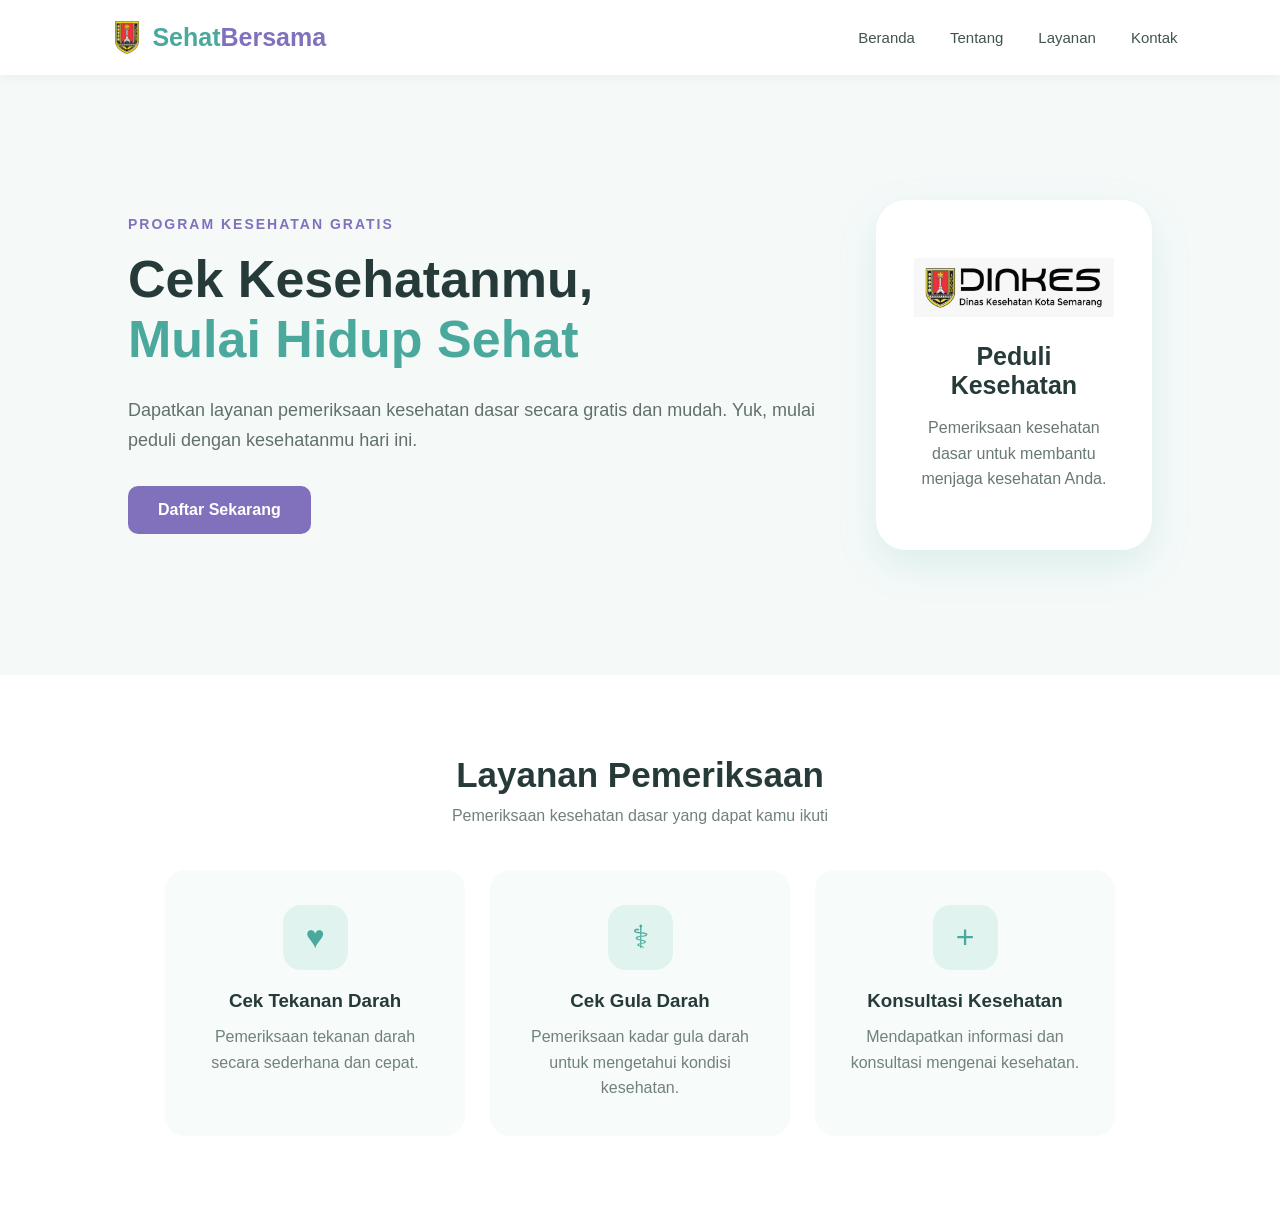
<file: cek_kesehatan/index.html>
<!DOCTYPE html>
<html lang="id">
<head>
    <meta charset="UTF-8">
    <meta name="viewport" content="width=device-width, initial-scale=1.0">
    <title>Cek Kesehatan Gratis</title>
    <link rel="stylesheet" href="style.css">
</head>

<body>

    <!-- Navbar -->
    <nav class="navbar">
        <div class="logo">
            <img src="./image/logo-semarang.png" alt="Logo" class="nav-logo">
            Sehat<span>Bersama</span>
        </div>

        <div class="menu">
        <a href="index.html">Beranda</a>
        <a href="tentang.html">Tentang</a>
        <a href="layanan.html">Layanan</a>
        <a href="kontak.html">Kontak</a>
        </div>
    </nav>


    <!-- Hero Section -->
    <section class="hero">

        <div class="hero-text">
            <p class="small-title">PROGRAM KESEHATAN GRATIS</p>

            <h1>
                Cek Kesehatanmu,<br>
                <span>Mulai Hidup Sehat</span>
            </h1>

            <p class="description">
                Dapatkan layanan pemeriksaan kesehatan dasar
                secara gratis dan mudah. Yuk, mulai peduli
                dengan kesehatanmu hari ini.
            </p>

            <a href="daftar.html" class="btn-daftar">
                Daftar Sekarang
            </a>
        </div>


        <div class="hero-card">

            <div class="health-icon">
                <img src="./image/logo-dinkes.jpg" alt="Logo Dinkes Kota Semarang">
            </div>

            <h2>Peduli Kesehatan</h2>

            <p>
                Pemeriksaan kesehatan dasar
                untuk membantu menjaga kesehatan Anda.
            </p>

        </div>

    </section>


    <!-- Layanan -->
    <section class="layanan">

        <h2>Layanan Pemeriksaan</h2>

        <p class="layanan-subtitle">
            Pemeriksaan kesehatan dasar yang dapat kamu ikuti
        </p>

        <div class="layanan-container">

            <div class="layanan-card">
                <div class="icon">♥</div>
                <h3>Cek Tekanan Darah</h3>
                <p>
                    Pemeriksaan tekanan darah
                    secara sederhana dan cepat.
                </p>
            </div>

            <div class="layanan-card">
                <div class="icon">⚕</div>
                <h3>Cek Gula Darah</h3>
                <p>
                    Pemeriksaan kadar gula darah
                    untuk mengetahui kondisi kesehatan.
                </p>
            </div>

            <div class="layanan-card">
                <div class="icon">+</div>
                <h3>Konsultasi Kesehatan</h3>
                <p>
                    Mendapatkan informasi dan
                    konsultasi mengenai kesehatan.
                </p>
            </div>

        </div>

    </section>

</body>
</html>
</file>
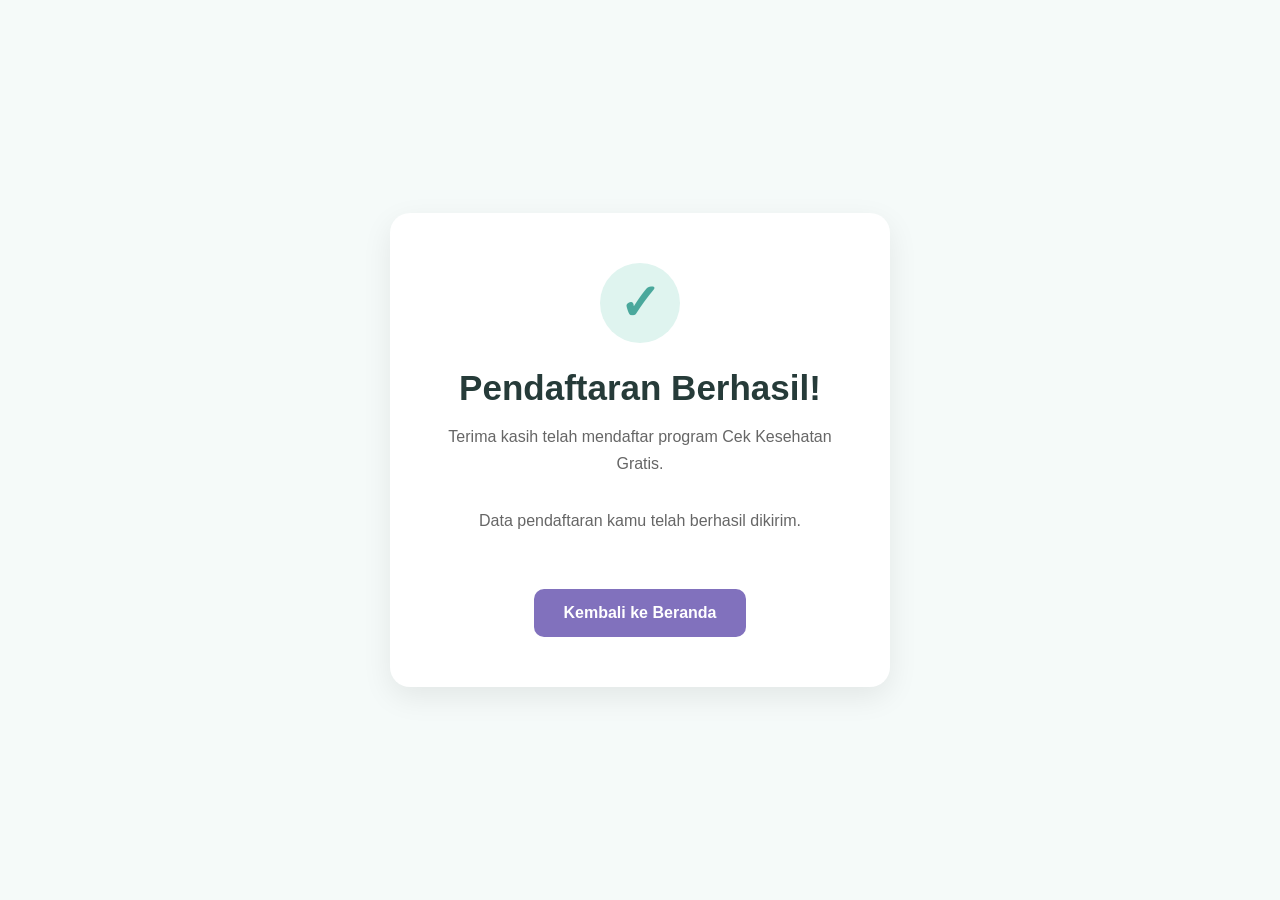
<file: cek_kesehatan/berhasil.html>
<!DOCTYPE html>
<html lang="id">
<head>
    <meta charset="UTF-8">
    <meta name="viewport" content="width=device-width, initial-scale=1.0">
    <title>Pendaftaran Berhasil - SehatBersama</title>
    <link rel="stylesheet" href="style.css">
</head>

<body>

    <section class="success-section">

        <div class="success-card">

            <div class="success-icon">
                ✓
            </div>

            <h1>Pendaftaran Berhasil!</h1>

            <p>
                Terima kasih telah mendaftar program
                Cek Kesehatan Gratis.
            </p>

            <p>
                Data pendaftaran kamu telah berhasil dikirim.
            </p>

            <a href="index.html" class="btn-daftar">
                Kembali ke Beranda
            </a>

        </div>

    </section>

</body>
</html>
</file>
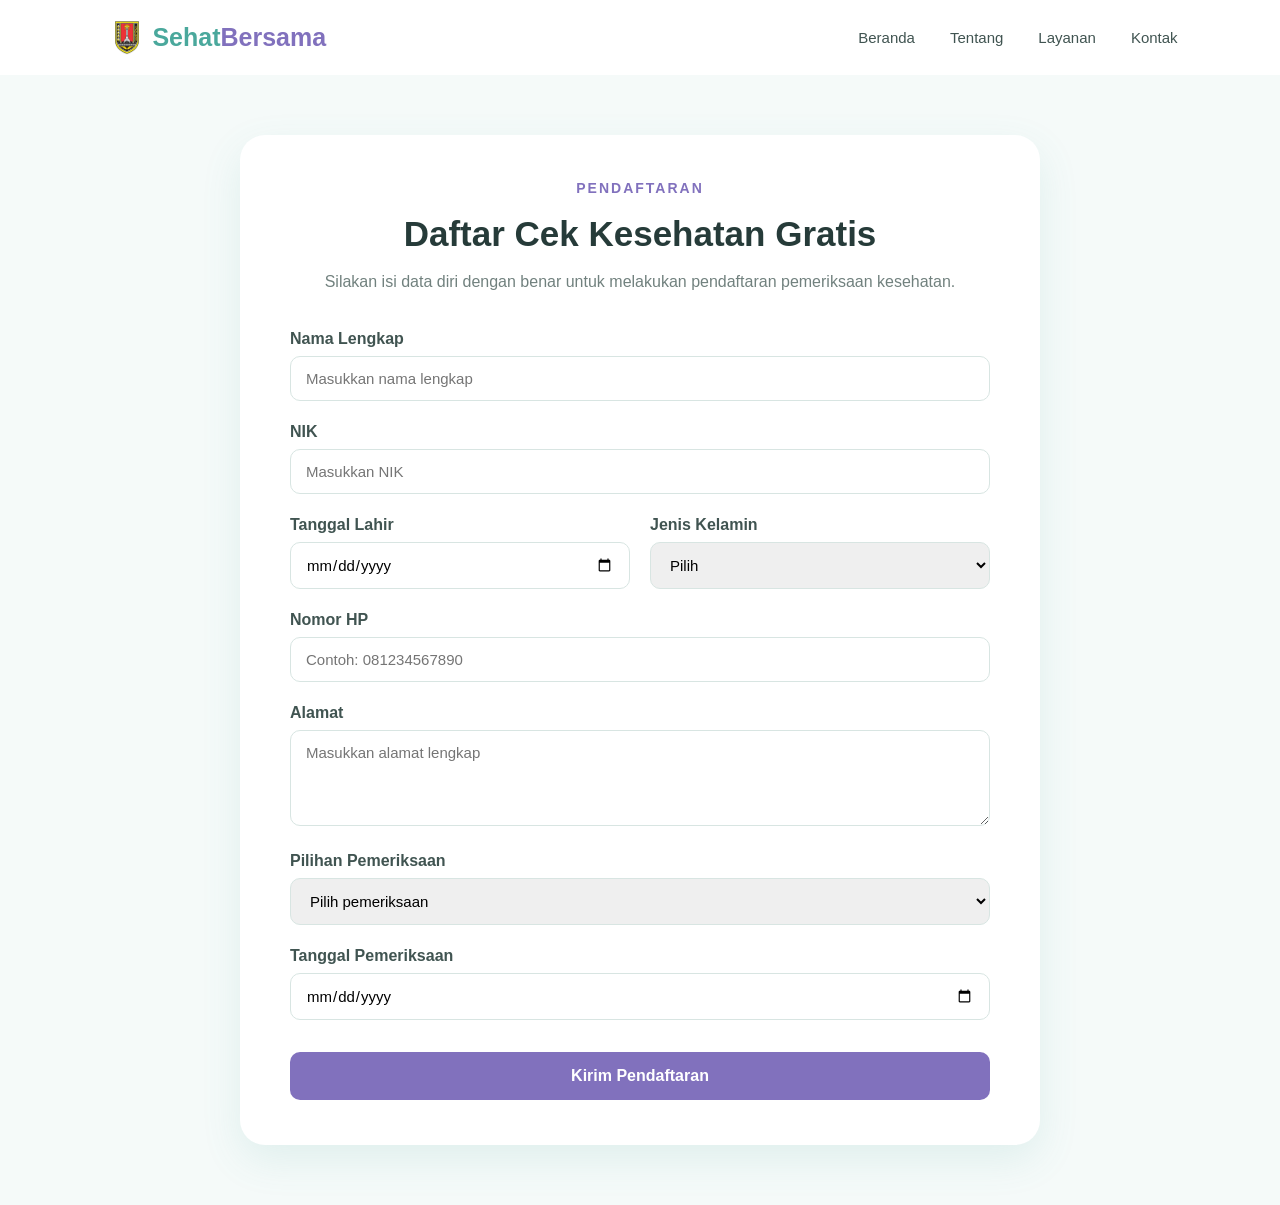
<file: cek_kesehatan/daftar.html>
<!DOCTYPE html>
<html lang="id">
<head>
    <meta charset="UTF-8">
    <meta name="viewport" content="width=device-width, initial-scale=1.0">
    <title>Pendaftaran - SehatBersama</title>
    <link rel="stylesheet" href="style.css">
</head>

<body>

    <!-- Navbar -->
    <nav class="navbar">
        <div class="logo">
            <img src="./image/logo-semarang.png" alt="Logo" class="nav-logo">
            Sehat<span>Bersama</span>
        </div>

        <div class="menu">
        <a href="index.html">Beranda</a>
        <a href="tentang.html">Tentang</a>
        <a href="layanan.html">Layanan</a>
        <a href="kontak.html">Kontak</a>
        </div>
    </nav>

    <!-- Form Pendaftaran -->
    <section class="form-section">

        <div class="form-container">

            <div class="form-header">
                <p class="small-title">PENDAFTARAN</p>

                <h1>Daftar Cek Kesehatan Gratis</h1>

                <p>
                    Silakan isi data diri dengan benar untuk
                    melakukan pendaftaran pemeriksaan kesehatan.
                </p>
            </div>


            <form action="proses_daftar.php" method="POST">

                <div class="form-group">
                    <label for="nama">Nama Lengkap</label>
                    <input 
                        type="text" 
                        id="nama"
                        name="nama_lengkap"
                        placeholder="Masukkan nama lengkap"
                        required
                    >
                </div>


                <div class="form-group">
                    <label for="nik">NIK</label>
                    <input 
                        type="text" 
                        id="nik"
                        name="nik" 
                        placeholder="Masukkan NIK"
                        maxlength="16"
                        required
                    >
                </div>

                <div class="form-row">

                    <div class="form-group">
                        <label for="tanggal">Tanggal Lahir</label>
                        <input 
                            type="date" 
                            id="tanggal"
                            name="tanggal_lahir"
                            required
                        >
                    </div>

                    <div class="form-group">
                        <label for="jenis-kelamin">Jenis Kelamin</label>

                        <select id="jenis-kelamin" name="jenis_kelamin" required>
                            <option value="">Pilih</option>
                            <option value="Laki-laki">Laki-laki</option>
                            <option value="Perempuan">Perempuan</option>
                        </select>
                    </div>

                </div>


                <div class="form-group">
                    <label for="telepon">Nomor HP</label>
                    <input 
                        type="tel" 
                        id="telepon"
                        name="nomor_hp"
                        placeholder="Contoh: 081234567890"
                        required
                    >
                </div>


                <div class="form-group">
                    <label for="alamat">Alamat</label>

                    <textarea 
                        id="alamat"
                        name="alamat"
                        rows="4"
                        placeholder="Masukkan alamat lengkap"
                        required
                    ></textarea>
                </div>


                <div class="form-group">
                    <label for="pemeriksaan">
                        Pilihan Pemeriksaan
                    </label>

                    <select id="pemeriksaan" name="pemeriksaan" required>
                        <option value="">Pilih pemeriksaan</option>
                        <option value="Tekanan Darah">
                            Cek Tekanan Darah
                        </option>
                        <option value="Gula Darah">
                            Cek Gula Darah
                        </option>
                        <option value="Konsultasi">
                            Konsultasi Kesehatan
                        </option>
                    </select>
                </div>


                <div class="form-group">
                    <label for="jadwal">
                        Tanggal Pemeriksaan
                    </label>

                    <input 
                        type="date" 
                        id="jadwal"
                        name="tanggal_pemeriksaan"
                        required
                    >
                </div>


                <button type="submit" class="btn-daftar">
                    Kirim Pendaftaran
                </button>

            </form>

        </div>

    </section>

</body>
</html>
</file>
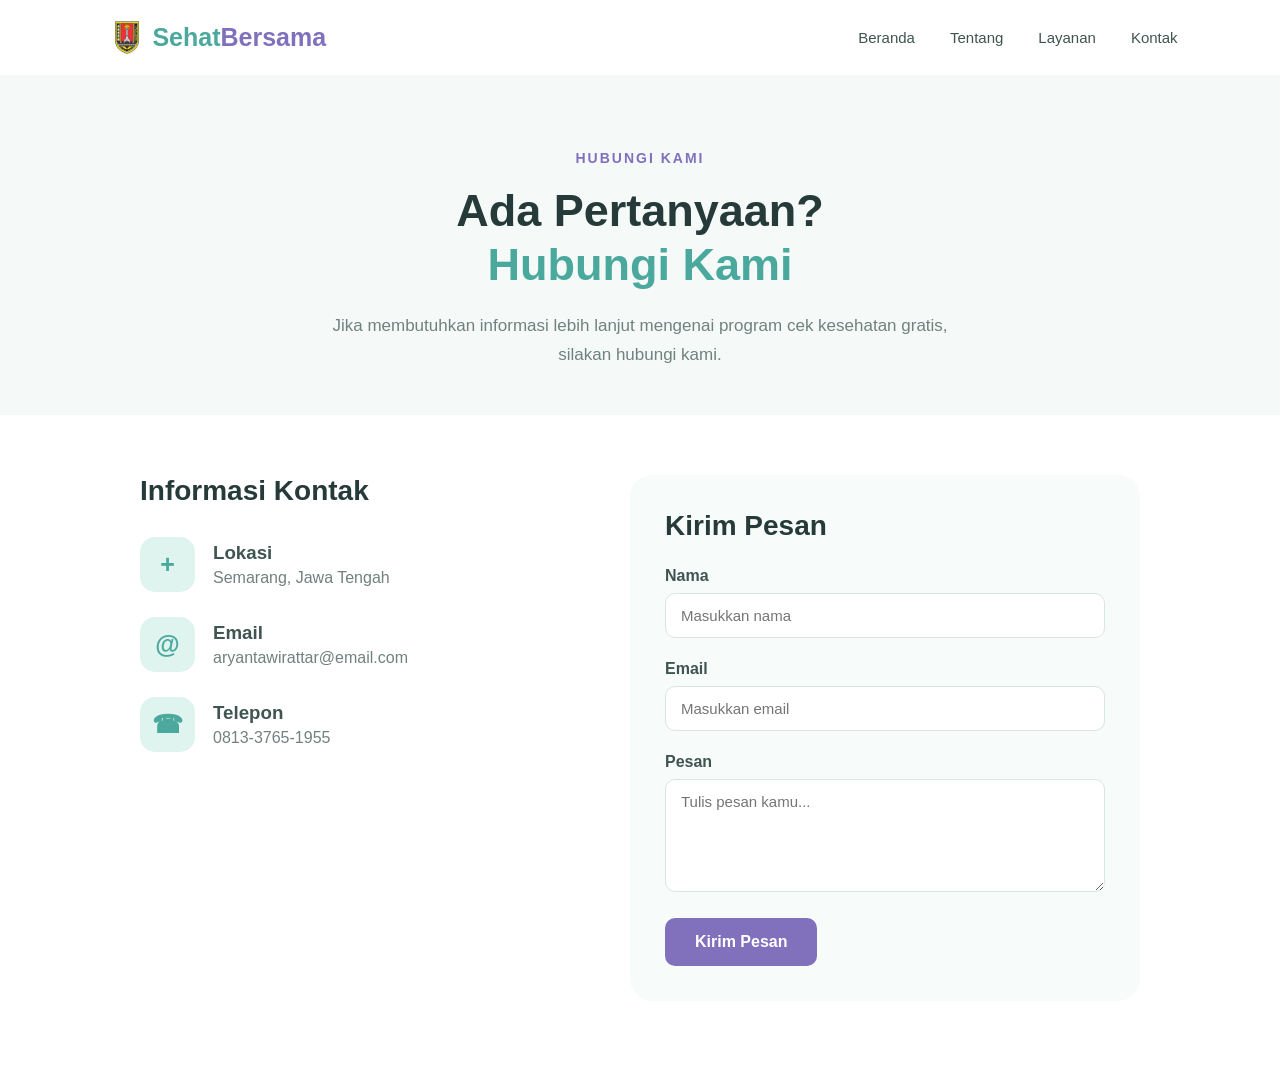
<file: cek_kesehatan/kontak.html>
<!DOCTYPE html>
<html lang="id">

<head>
    <meta charset="UTF-8">
    <meta name="viewport" content="width=device-width, initial-scale=1.0">

    <title>Kontak - SehatBersama</title>

    <link rel="stylesheet" href="style.css">
</head>

<body>

    <!-- Navbar -->
    <nav class="navbar">

        <div class="logo">
            <img src="./image/logo-semarang.png" alt="Logo" class="nav-logo">
            Sehat<span>Bersama</span>
        </div>

        <div class="menu">
            <a href="index.html">Beranda</a>
            <a href="tentang.html">Tentang</a>
            <a href="layanan.html">Layanan</a>
            <a href="kontak.html">Kontak</a>
        </div>

    </nav>


    <!-- Header Kontak -->
    <section class="kontak-header">

        <p class="small-title">
            HUBUNGI KAMI
        </p>

        <h1>
            Ada Pertanyaan?
            <span>Hubungi Kami</span>
        </h1>

        <p>
            Jika membutuhkan informasi lebih lanjut mengenai
            program cek kesehatan gratis, silakan hubungi kami.
        </p>

    </section>


    <!-- Informasi Kontak -->
    <section class="kontak-section">

        <div class="kontak-container">


            <!-- Informasi -->
            <div class="kontak-info">

                <h2>
                    Informasi Kontak
                </h2>

                <div class="kontak-item">

                    <div class="kontak-icon">
                        +
                    </div>

                    <div>
                        <h3>Lokasi</h3>
                        <p>Semarang, Jawa Tengah</p>
                    </div>

                </div>


                <div class="kontak-item">

                    <div class="kontak-icon">
                        @
                    </div>

                    <div>
                        <h3>Email</h3>
                        <p>aryantawirattar@email.com</p>
                    </div>

                </div>


                <div class="kontak-item">

                    <div class="kontak-icon">
                        ☎
                    </div>

                    <div>
                        <h3>Telepon</h3>
                        <p>0813-3765-1955</p>
                    </div>

                </div>

            </div>


            <!-- Form Kontak -->
            <div class="kontak-form">

                <h2>
                    Kirim Pesan
                </h2>

               <form action="proses_pesan.php" method="POST">

    <div class="form-group">
        <label for="nama-kontak">Nama</label>

        <input
            type="text"
            id="nama-kontak"
            name="nama"
            placeholder="Masukkan nama"
            required
        >
    </div>

    <div class="form-group">
        <label for="email-kontak">Email</label>

        <input
            type="email"
            id="email-kontak"
            name="email"
            placeholder="Masukkan email"
            required
        >
    </div>

    <div class="form-group">
        <label for="pesan">Pesan</label>

        <textarea
            id="pesan"
            name="pesan"
            rows="5"
            placeholder="Tulis pesan kamu..."
            required
        ></textarea>
    </div>

    <button
    type="submit"
    class="btn-daftar"
    id="btnKirim">
    <span id="teksKirim">Kirim Pesan</span>
    <script>
    const form = document.querySelector("form");
    const tombol = document.getElementById("btnKirim");
    form.addEventListener("submit", function () {
        tombol.classList.add("loading");
        tombol.disabled = true;
    });
    </script>
    </button>
</form>

            </div>

        </div>

    </section>

</body>

</html>
</file>
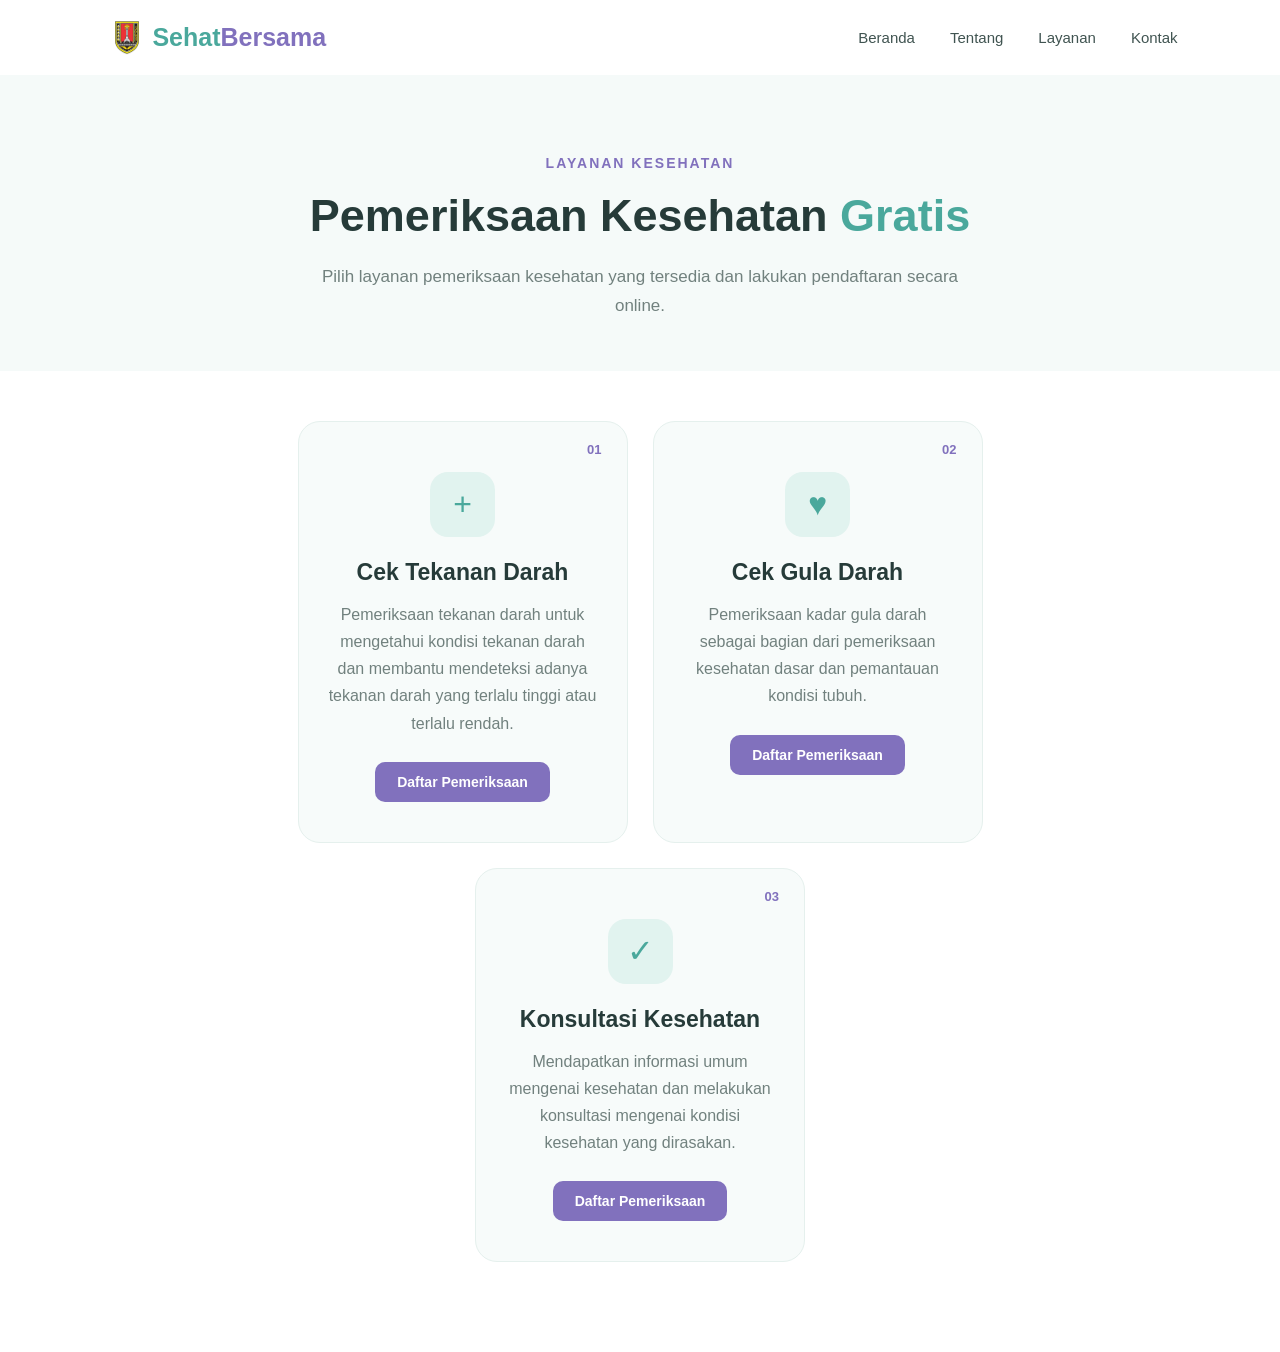
<file: cek_kesehatan/layanan.html>
<!DOCTYPE html>
<html lang="id">

<head>
    <meta charset="UTF-8">
    <meta name="viewport" content="width=device-width, initial-scale=1.0">

    <title>Layanan - SehatBersama</title>

    <link rel="stylesheet" href="style.css">
</head>

<body>

    <!-- Navbar -->
    <nav class="navbar">

        <div class="logo">
            <img src="./image/logo-semarang.png" alt="Logo" class="nav-logo">
            Sehat<span>Bersama</span>
        </div>

        <div class="menu">
        <a href="index.html">Beranda</a>
        <a href="tentang.html">Tentang</a>
        <a href="layanan.html">Layanan</a>
        <a href="kontak.html">Kontak</a>
        </div>

    </nav>


    <!-- Header Layanan -->
    <section class="layanan-header">

        <p class="small-title">
            LAYANAN KESEHATAN
        </p>

        <h1>
            Pemeriksaan Kesehatan
            <span>Gratis</span>
        </h1>

        <p>
            Pilih layanan pemeriksaan kesehatan yang tersedia
            dan lakukan pendaftaran secara online.
        </p>

    </section>


    <!-- Daftar Layanan -->
    <section class="layanan-page">

        <div class="layanan-page-container">


            <!-- Layanan 1 -->
            <div class="layanan-page-card">

                <div class="layanan-number">
                    01
                </div>

                <div class="icon">
                    +
                </div>

                <h2>
                    Cek Tekanan Darah
                </h2>

                <p>
                    Pemeriksaan tekanan darah untuk mengetahui
                    kondisi tekanan darah dan membantu mendeteksi
                    adanya tekanan darah yang terlalu tinggi
                    atau terlalu rendah.
                </p>

                <a href="daftar.html" class="btn-daftar">
                    Daftar Pemeriksaan
                </a>

            </div>


            <!-- Layanan 2 -->
            <div class="layanan-page-card">

                <div class="layanan-number">
                    02
                </div>

                <div class="icon">
                    ♥
                </div>

                <h2>
                    Cek Gula Darah
                </h2>

                <p>
                    Pemeriksaan kadar gula darah sebagai bagian
                    dari pemeriksaan kesehatan dasar dan
                    pemantauan kondisi tubuh.
                </p>

                <a href="daftar.html" class="btn-daftar">
                    Daftar Pemeriksaan
                </a>

            </div>


            <!-- Layanan 3 -->
            <div class="layanan-page-card">

                <div class="layanan-number">
                    03
                </div>

                <div class="icon">
                    ✓
                </div>

                <h2>
                    Konsultasi Kesehatan
                </h2>

                <p>
                    Mendapatkan informasi umum mengenai kesehatan
                    dan melakukan konsultasi mengenai kondisi
                    kesehatan yang dirasakan.
                </p>

                <a href="daftar.html" class="btn-daftar">
                    Daftar Pemeriksaan
                </a>

            </div>

        </div>

    </section>

</body>

</html>
</file>
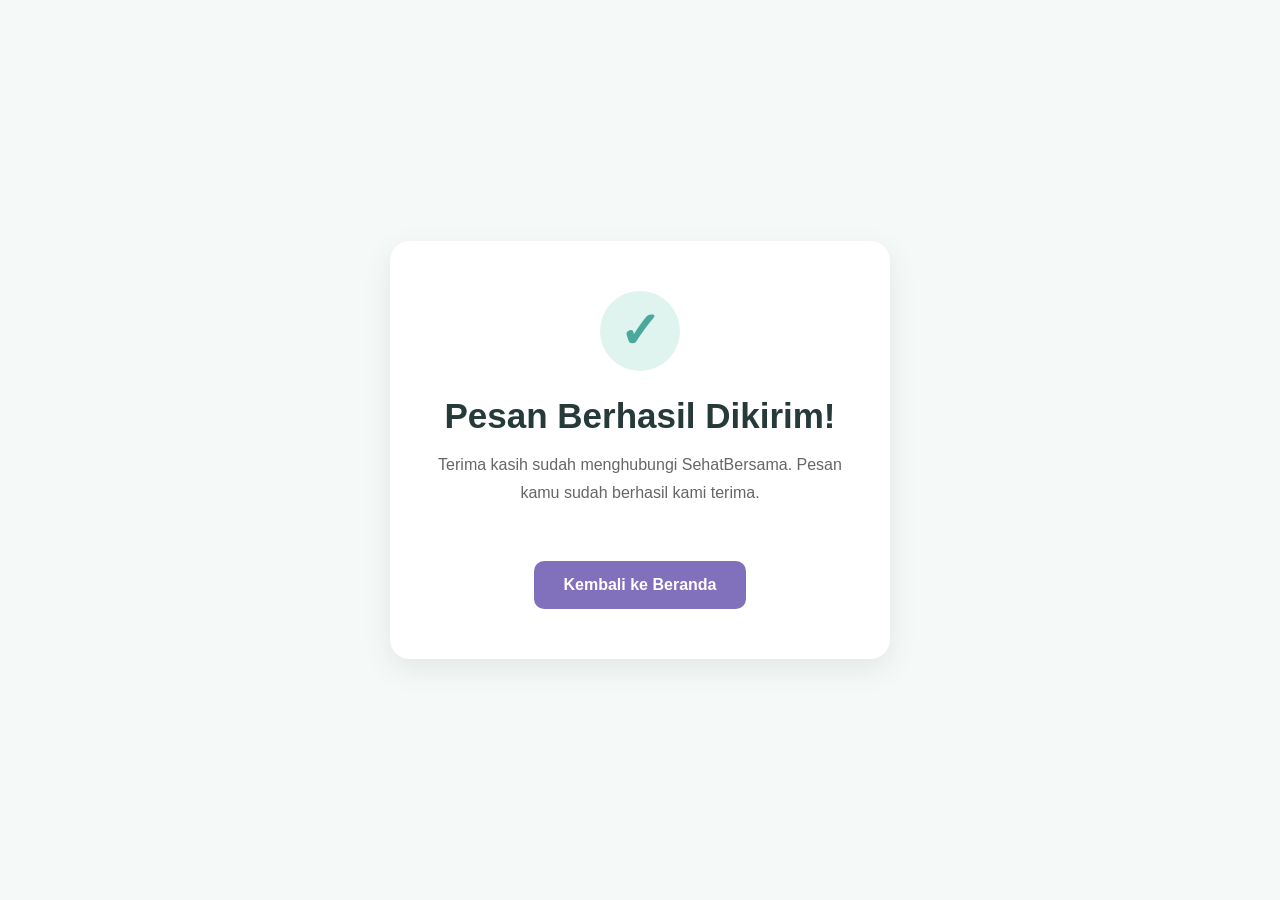
<file: cek_kesehatan/pesan_berhasil.html>
<!DOCTYPE html>
<html lang="id">

<head>
    <meta charset="UTF-8">
    <meta name="viewport" content="width=device-width, initial-scale=1.0">

    <title>Pesan Berhasil - SehatBersama</title>

    <link rel="stylesheet" href="style.css">
</head>

<body>

    <div class="success-page">

        <div class="success-card">

            <div class="success-icon">
                ✓
            </div>

            <h1>Pesan Berhasil Dikirim!</h1>

            <p>
                Terima kasih sudah menghubungi SehatBersama.
                Pesan kamu sudah berhasil kami terima.
            </p>

            <a href="index.html" class="btn-daftar">
                Kembali ke Beranda
            </a>

        </div>

    </div>

</body>

</html>
</file>
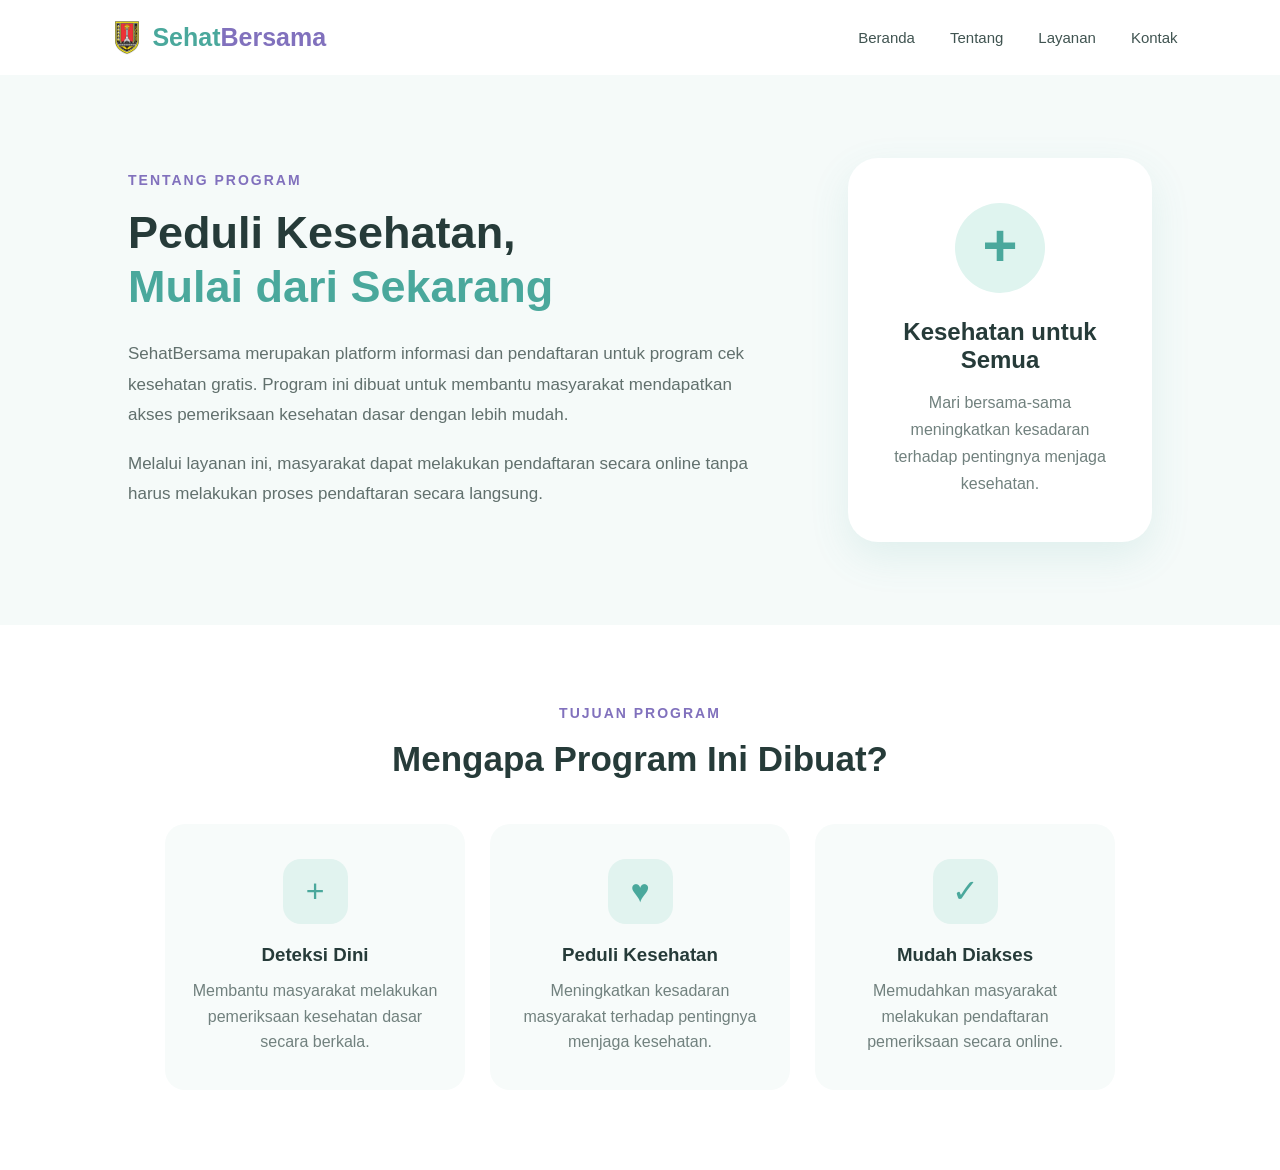
<file: cek_kesehatan/tentang.html>
<!DOCTYPE html>
<html lang="id">

<head>
    <meta charset="UTF-8">
    <meta name="viewport" content="width=device-width, initial-scale=1.0">

    <title>Tentang Kami - SehatBersama</title>

    <link rel="stylesheet" href="style.css">
</head>

<body>

    <!-- Navbar -->
    <nav class="navbar">

        <div class="logo">
            <img src="./image/logo-semarang.png" alt="Logo" class="nav-logo">
            Sehat<span>Bersama</span>
        </div>

        <div class="menu">
        <a href="index.html">Beranda</a>
        <a href="tentang.html">Tentang</a>
        <a href="layanan.html">Layanan</a>
        <a href="kontak.html">Kontak</a>
        </div>

    </nav>


    <!-- Tentang -->
    <section class="about-section">

        <div class="about-container">

            <div class="about-text">

                <p class="small-title">
                    TENTANG PROGRAM
                </p>

                <h1>
                    Peduli Kesehatan,
                    <span>Mulai dari Sekarang</span>
                </h1>

                <p>
                    SehatBersama merupakan platform informasi dan
                    pendaftaran untuk program cek kesehatan gratis.
                    Program ini dibuat untuk membantu masyarakat
                    mendapatkan akses pemeriksaan kesehatan dasar
                    dengan lebih mudah.
                </p>

                <p>
                    Melalui layanan ini, masyarakat dapat melakukan
                    pendaftaran secara online tanpa harus melakukan
                    proses pendaftaran secara langsung.
                </p>

            </div>


            <div class="about-card">

                <div class="about-icon">
                    +
                </div>

                <h2>
                    Kesehatan untuk Semua
                </h2>

                <p>
                    Mari bersama-sama meningkatkan kesadaran
                    terhadap pentingnya menjaga kesehatan.
                </p>

            </div>

        </div>

    </section>


    <!-- Tujuan -->
    <section class="tujuan-section">

        <p class="small-title">
            TUJUAN PROGRAM
        </p>

        <h2>
            Mengapa Program Ini Dibuat?
        </h2>

        <div class="tujuan-container">

            <div class="tujuan-card">

                <div class="icon">
                    +
                </div>

                <h3>
                    Deteksi Dini
                </h3>

                <p>
                    Membantu masyarakat melakukan pemeriksaan
                    kesehatan dasar secara berkala.
                </p>

            </div>


            <div class="tujuan-card">

                <div class="icon">
                    ♥
                </div>

                <h3>
                    Peduli Kesehatan
                </h3>

                <p>
                    Meningkatkan kesadaran masyarakat terhadap
                    pentingnya menjaga kesehatan.
                </p>

            </div>


            <div class="tujuan-card">

                <div class="icon">
                    ✓
                </div>

                <h3>
                    Mudah Diakses
                </h3>

                <p>
                    Memudahkan masyarakat melakukan pendaftaran
                    pemeriksaan secara online.
                </p>

            </div>

        </div>

    </section>

</body>

</html>
</file>
<file: cek_kesehatan/style.css>
* {
    margin: 0;
    padding: 0;
    box-sizing: border-box;
}

body {
    font-family: Arial, sans-serif;
    background: #f5faf9;
    color: #263b39;
}


/* NAVBAR */

.navbar {
    width: 100%;
    height: 75px;
    background: white;
    display: flex;
    align-items: center;
    justify-content: space-between;
    padding: 0 8%;
    box-shadow: 0 2px 10px rgba(0, 0, 0, 0.05);
}

.logo {
    font-size: 25px;
    font-weight: bold;
    color: #4aa89c;
}

.logo span {
    color: #8171bd;
}

.menu {
    display: flex;
    gap: 35px;
}

.menu a {
    text-decoration: none;
    color: #405451;
    font-size: 15px;
    font-weight: 500;
}

.menu a:hover {
    color: #4aa89c;
}


/* HERO */

.hero {
    min-height: 600px;
    display: flex;
    align-items: center;
    justify-content: space-between;
    padding: 70px 10%;
    gap: 50px;
}

.small-title {
    color: #8171bd;
    font-size: 14px;
    font-weight: bold;
    letter-spacing: 2px;
    margin-bottom: 18px;
}

.hero h1 {
    font-size: 52px;
    line-height: 1.15;
    margin-bottom: 25px;
}

.hero h1 span {
    color: #4aa89c;
}

.description {
    font-size: 18px;
    line-height: 1.7;
    color: #61706d;
    margin-bottom: 30px;
}

.btn-daftar {
    border: none;
    background: #8171bd;
    color: white;
    padding: 15px 30px;
    border-radius: 10px;
    font-size: 16px;
    font-weight: bold;
    cursor: pointer;
    transition: 0.3s;
}

.btn-daftar:hover {
    background: #6959a5;
    transform: translateY(-2px);
}

/* HERO CARD */

.hero-card {
    width: 360px;
    min-height: 350px;
    background: white;
    border-radius: 30px;
    padding: 50px 35px;
    text-align: center;
    box-shadow: 0 15px 40px rgba(74, 168, 156, 0.15);
    display: flex;
    flex-direction: column;
    justify-content: center;
}

.hero-card h2 {
    font-size: 25px;
    margin-bottom: 15px;
}

.hero-card p {
    color: #687875;
    line-height: 1.6;
}

/* =========================
   LAYANAN
========================= */

.layanan {
    background: white;
    padding: 80px 10%;
    text-align: center;
}

.layanan h2 {
    font-size: 35px;
    margin-bottom: 12px;
}

.layanan-subtitle {
    color: #71817e;
    margin-bottom: 45px;
}

.layanan-container {
    display: flex;
    justify-content: center;
    gap: 25px;
    flex-wrap: wrap;
}

.layanan-card {
    width: 300px;
    padding: 35px 25px;
    background: #f7fbfa;
    border-radius: 20px;
    transition: 0.3s;
}

.layanan-card:hover {
    transform: translateY(-7px);
    box-shadow: 0 10px 30px rgba(0, 0, 0, 0.08);
}

.icon {
    width: 65px;
    height: 65px;
    margin: 0 auto 20px;
    border-radius: 18px;
    background: #e1f3ef;
    color: #4aa89c;
    font-size: 32px;
    line-height: 65px;
}

.layanan-card h3 {
    margin-bottom: 12px;
}

.layanan-card p {
    color: #71817e;
    line-height: 1.6;
}

/* =========================
   RESPONSIVE HP
========================= */

@media (max-width: 768px) {

    .navbar {
        padding: 0 5%;
    }

    .menu {
        gap: 12px;
    }

    .menu a {
        font-size: 12px;
    }

    .hero {
        flex-direction: column;
        text-align: center;
        padding: 60px 5%;
    }

    .hero h1 {
        font-size: 38px;
    }

    .hero-card {
        width: 100%;
        max-width: 360px;
    }

    .layanan {
        padding: 60px 5%;
    }

}

/* =========================
   FORM PENDAFTARAN
========================= */

.form-section {
    min-height: calc(100vh - 75px);
    padding: 60px 20px;
    background: #f5faf9;
}

.form-container {
    max-width: 800px;
    margin: 0 auto;
    background: white;
    padding: 45px 50px;
    border-radius: 25px;
    box-shadow: 0 15px 40px rgba(74, 168, 156, 0.12);
}

.form-header {
    text-align: center;
    margin-bottom: 35px;
}

.form-header h1 {
    font-size: 35px;
    margin: 10px 0 15px;
    color: #263b39;
}

.form-header > p:last-child {
    color: #71817e;
    line-height: 1.6;
}

.form-group {
    margin-bottom: 22px;
}

.form-group label {
    display: block;
    margin-bottom: 8px;
    font-weight: bold;
    color: #405451;
}

.form-group input,
.form-group select,
.form-group textarea {
    width: 100%;
    padding: 13px 15px;
    border: 1px solid #d8e5e2;
    border-radius: 10px;
    font-size: 15px;
    font-family: Arial, sans-serif;
    outline: none;
    transition: 0.2s;
}

.form-group textarea {
    resize: vertical;
}

.form-group input:focus,
.form-group select:focus,
.form-group textarea:focus {
    border-color: #4aa89c;
    box-shadow: 0 0 0 3px rgba(74, 168, 156, 0.12);
}

.form-row {
    display: flex;
    gap: 20px;
}

.form-row .form-group {
    flex: 1;
}


/* Tombol form */

.form-container .btn-daftar {
    width: 100%;
    margin-top: 10px;
}


/* Tampilan HP */

@media (max-width: 768px) {

    .form-container {
        padding: 30px 20px;
    }

    .form-header h1 {
        font-size: 28px;
    }

    .form-row {
        flex-direction: column;
        gap: 0;
    }
}
    .btn-daftar {
        display: inline-block;
        text-decoration: none;
}

/* =========================
   HALAMAN BERHASIL
========================= */

.success-section {
    min-height: 100vh;
    display: flex;
    justify-content: center;
    align-items: center;
    padding: 30px;
    background: #f5faf9;
}

.success-card {
    max-width: 550px;
    width: 100%;
    background: white;
    padding: 55px 40px;
    border-radius: 25px;
    text-align: center;
    box-shadow: 0 15px 40px rgba(74, 168, 156, 0.12);
}

.success-icon {
    width: 90px;
    height: 90px;
    margin: 0 auto 25px;
    border-radius: 50%;
    background: #dff4ef;
    color: #4aa89c;
    font-size: 55px;
    line-height: 90px;
    font-weight: bold;
}

.success-card h1 {
    color: #263b39;
    font-size: 35px;
    margin-bottom: 20px;
}

.success-card p {
    color: #71817e;
    line-height: 1.6;
    margin-bottom: 10px;
}

.success-card .btn-daftar {
    margin-top: 25px;
}
/* =========================
   HALAMAN TENTANG
========================= */

.about-section {
    min-height: 550px;
    padding: 80px 10%;
    background: #f5faf9;
    display: flex;
    align-items: center;
}

.about-container {
    width: 100%;
    display: flex;
    align-items: center;
    justify-content: space-between;
    gap: 70px;
}

.about-text {
    max-width: 650px;
}

.about-text h1 {
    font-size: 45px;
    line-height: 1.2;
    color: #263b39;
    margin: 10px 0 25px;
}

.about-text h1 span {
    display: block;
    color: #4aa89c;
}

.about-text p:not(.small-title) {
    color: #61706d;
    font-size: 17px;
    line-height: 1.8;
    margin-bottom: 18px;
}


/* Kartu sebelah kanan */

.about-card {
    width: 350px;
    min-height: 330px;
    background: white;
    border-radius: 30px;
    padding: 45px 35px;
    text-align: center;
    box-shadow: 0 15px 40px rgba(74, 168, 156, 0.12);

    display: flex;
    flex-direction: column;
    justify-content: center;
}

.about-icon {
    width: 90px;
    height: 90px;
    margin: 0 auto 25px;

    border-radius: 50%;
    background: #dff4ef;
    color: #4aa89c;

    font-size: 60px;
    line-height: 85px;
    font-weight: bold;
}

.about-card h2 {
    color: #263b39;
    margin-bottom: 15px;
}

.about-card p {
    color: #71817e;
    line-height: 1.7;
}


/* =========================
   TUJUAN PROGRAM
========================= */

.tujuan-section {
    background: white;
    padding: 80px 10%;
    text-align: center;
}

.tujuan-section > h2 {
    font-size: 35px;
    color: #263b39;
    margin: 10px 0 45px;
}

.tujuan-container {
    display: flex;
    justify-content: center;
    gap: 25px;
    flex-wrap: wrap;
}

.tujuan-card {
    width: 300px;
    padding: 35px 25px;
    background: #f7fbfa;
    border-radius: 20px;

    transition: 0.3s;
}

.tujuan-card:hover {
    transform: translateY(-7px);
    box-shadow: 0 10px 30px rgba(0, 0, 0, 0.08);
}

.tujuan-card .icon {
    margin-bottom: 20px;
}

.tujuan-card h3 {
    color: #263b39;
    margin-bottom: 12px;
}

.tujuan-card p {
    color: #71817e;
    line-height: 1.6;
}

/* =========================
   TENTANG - HP
========================= */

@media (max-width: 768px) {

    .about-section {
        padding: 60px 5%;
    }

    .about-container {
        flex-direction: column;
        gap: 40px;
    }

    .about-text {
        text-align: center;
    }

    .about-text h1 {
        font-size: 36px;
    }

    .about-card {
        width: 100%;
        max-width: 350px;
    }

    .tujuan-section {
        padding: 60px 5%;
    }

}

/* =========================
   HALAMAN LAYANAN
========================= */

.layanan-header {
    text-align: center;
    padding: 80px 20px 50px;
    background: #f5faf9;
}

.layanan-header h1 {
    font-size: 45px;
    line-height: 1.2;
    color: #263b39;
    margin: 10px 0 20px;
}

.layanan-header h1 span {
    color: #4aa89c;
}

.layanan-header > p:last-child {
    max-width: 650px;
    margin: 0 auto;
    color: #71817e;
    font-size: 17px;
    line-height: 1.7;
}


/* Kartu layanan */

.layanan-page {
    background: white;
    padding: 50px 10% 90px;
}

.layanan-page-container {
    display: flex;
    justify-content: center;
    gap: 25px;
    flex-wrap: wrap;
}

.layanan-page-card {
    position: relative;
    width: 330px;
    padding: 40px 30px;
    background: #f7fbfa;
    border-radius: 22px;
    text-align: center;
    border: 1px solid #e5f0ed;
    transition: 0.3s;
}

.layanan-page-card:hover {
    transform: translateY(-8px);
    box-shadow: 0 15px 35px rgba(74, 168, 156, 0.12);
}

.layanan-number {
    position: absolute;
    top: 20px;
    right: 25px;
    color: #8171bd;
    font-size: 13px;
    font-weight: bold;
}

.layanan-page-card .icon {
    margin: 10px auto 22px;
}

.layanan-page-card h2 {
    color: #263b39;
    font-size: 23px;
    margin-bottom: 15px;
}

.layanan-page-card p {
    color: #71817e;
    line-height: 1.7;
    margin-bottom: 25px;
}

.layanan-page-card .btn-daftar {
    padding: 12px 22px;
    font-size: 14px;
}


/* Tampilan HP */

@media (max-width: 768px) {

    .layanan-header {
        padding: 60px 5% 40px;
    }

    .layanan-header h1 {
        font-size: 36px;
    }

    .layanan-page {
        padding: 40px 5% 70px;
    }

    .layanan-page-card {
        width: 100%;
        max-width: 350px;
    }

}

/* =========================
   HALAMAN KONTAK
========================= */

.kontak-header {
    text-align: center;
    padding: 75px 20px 45px;
    background: #f5faf9;
}

.kontak-header h1 {
    font-size: 45px;
    line-height: 1.2;
    color: #263b39;
    margin: 10px 0 20px;
}

.kontak-header h1 span {
    display: block;
    color: #4aa89c;
}

.kontak-header > p:last-child {
    max-width: 650px;
    margin: 0 auto;
    color: #71817e;
    font-size: 17px;
    line-height: 1.7;
}


/* Bagian kontak */

.kontak-section {
    background: white;
    padding: 60px 10% 90px;
}

.kontak-container {
    max-width: 1000px;
    margin: 0 auto;

    display: flex;
    gap: 50px;
    align-items: flex-start;
}


/* Informasi kontak */

.kontak-info {
    flex: 1;
}

.kontak-info h2,
.kontak-form h2 {
    color: #263b39;
    font-size: 28px;
    margin-bottom: 30px;
}

.kontak-item {
    display: flex;
    align-items: center;
    gap: 18px;
    margin-bottom: 25px;
}

.kontak-icon {
    min-width: 55px;
    height: 55px;

    border-radius: 15px;
    background: #dff4ef;
    color: #4aa89c;

    display: flex;
    align-items: center;
    justify-content: center;

    font-size: 25px;
    font-weight: bold;
}

.kontak-item h3 {
    color: #405451;
    margin-bottom: 5px;
}

.kontak-item p {
    color: #71817e;
}


/* Form kontak */

.kontak-form {
    flex: 1;

    background: #f7fbfa;
    padding: 35px;
    border-radius: 22px;
}

.kontak-form h2 {
    margin-bottom: 25px;
}

.kontak-form .btn-daftar {
    border: none;
}


/* Tampilan HP */

@media (max-width: 768px) {

    .kontak-header {
        padding: 60px 5% 40px;
    }

    .kontak-header h1 {
        font-size: 36px;
    }

    .kontak-section {
        padding: 45px 5% 70px;
    }

    .kontak-container {
        flex-direction: column;
    }

    .kontak-info,
    .kontak-form {
        width: 100%;
    }

    .kontak-form {
        padding: 25px 20px;
    }

}

/* Image Semarang */

.health-icon img {
    width: 200px;
    height: auto;
    object-fit: contain;
    display: block;
    margin: 0 auto 25px;
}

.logo-container {
    display: flex;
    align-items: center;
    gap: 10px; 
}

.nav-logo {
    width: 50px;  
    height: 50px;
    object-fit: contain;
}
.logo {
    display: flex;
    align-items: center; 
    gap: 0px;       
}

/* Pesanan Berhasil */
.success-page {
    min-height: 100vh;
    display: flex;
    justify-content: center;
    align-items: center;
    background: #f5faf9;
    padding: 20px;
}

.success-card {
    background: white;
    width: 100%;
    max-width: 500px;
    padding: 50px 35px;
    border-radius: 20px;
    text-align: center;
    box-shadow: 0 10px 30px rgba(0, 0, 0, 0.08);
}

.success-icon {
    width: 80px;
    height: 80px;
    margin: 0 auto 25px;
    border-radius: 50%;
    background: #dff4ef;
    color: #4aa89c;
    font-size: 50px;
    font-weight: bold;
    line-height: 80px;
}

.success-card h1 {
    color: #263b39;
    margin-bottom: 15px;
}

.success-card p {
    color: #666;
    line-height: 1.7;
    margin-bottom: 30px;
}
/* Animasi halaman sukses */

.success-card {
    animation: muncul 0.7s ease-out;
}

.success-icon {
    animation: centang 0.6s ease-out 0.3s both;
}

.success-card .btn-daftar {
    transition: transform 0.2s ease, box-shadow 0.2s ease;
}

.success-card .btn-daftar:hover {
    transform: translateY(-3px);
    box-shadow: 0 8px 18px rgba(0, 0, 0, 0.15);
}

@keyframes muncul {
    from {
        opacity: 0;
        transform: translateY(25px);
    }

    to {
        opacity: 1;
        transform: translateY(0);
    }
}

@keyframes centang {
    from {
        opacity: 0;
        transform: scale(0.5);
    }

    to {
        opacity: 1;
        transform: scale(1);
    }
}
#btnKirim {
    position: relative;
    transition: all 0.3s ease;
}

#btnKirim:hover {
    transform: translateY(-2px);
}

#btnKirim.loading {
    opacity: 0.8;
    cursor: wait;
    transform: scale(0.98);
}

#btnKirim.loading #teksKirim {
    visibility: hidden;
}

#btnKirim.loading::after {
    content: "";
    position: absolute;
    width: 18px;
    height: 18px;
    border: 3px solid white;
    border-top-color: transparent;
    border-radius: 50%;
    left: 50%;
    top: 50%;
    margin-left: -9px;
    margin-top: -9px;
    animation: putar 0.7s linear infinite;
}

@keyframes putar {
    to {
        transform: rotate(360deg);
    }
}
/* hapus admin */

.admin-container {
    max-width: 95% !important; 
    width: 100%;
    margin: 0 auto;
    padding: 30px;
}

.table-responsive {
    width: 100%;
    overflow-x: auto;
    margin-bottom: 30px;
    border-radius: 8px;
    box-shadow: 0 2px 8px rgba(0,0,0,0.05);
}

.admin-table {
    width: 100%;
    border-collapse: collapse;
    margin-top: 15px;
    margin-bottom: 25px;
    font-size: 14px;
    background: white;
}

.admin-table th,
.admin-table td {
    padding: 12px 14px;
    border: 1px solid #ddd;
    text-align: center;
    vertical-align: middle;
}

.admin-table th {
    background: #4aa89c;
    color: white;
    font-weight: 600;
    text-align: center;
}

.admin-table td {
    color: #263b39;
    white-space: nowrap; 
}

.admin-table td.wrap-text {
    white-space: normal !important;
    min-width: 200px;
    max-width: 300px;
}

.admin-table tr:nth-child(even) {
    background: #f5faf9;
}

.admin-table tr:hover {
    background: #eaf6f3;
}

.btn-hapus {
    display: inline-flex;
    align-items: center;
    justify-content: center;
    padding: 6px 10px;
    background: #d9534f;
    color: white;
    text-decoration: none;
    border-radius: 6px;
    font-size: 13px;
    white-space: nowrap;
}

.btn-hapus:hover {
    background: #c9302c;
}

.admin-section-title {
    margin-top: 30px;
    margin-bottom: 15px;
    color: #263b39; 
    font-size: 20px;
    font-weight: 600;
}
</file>
